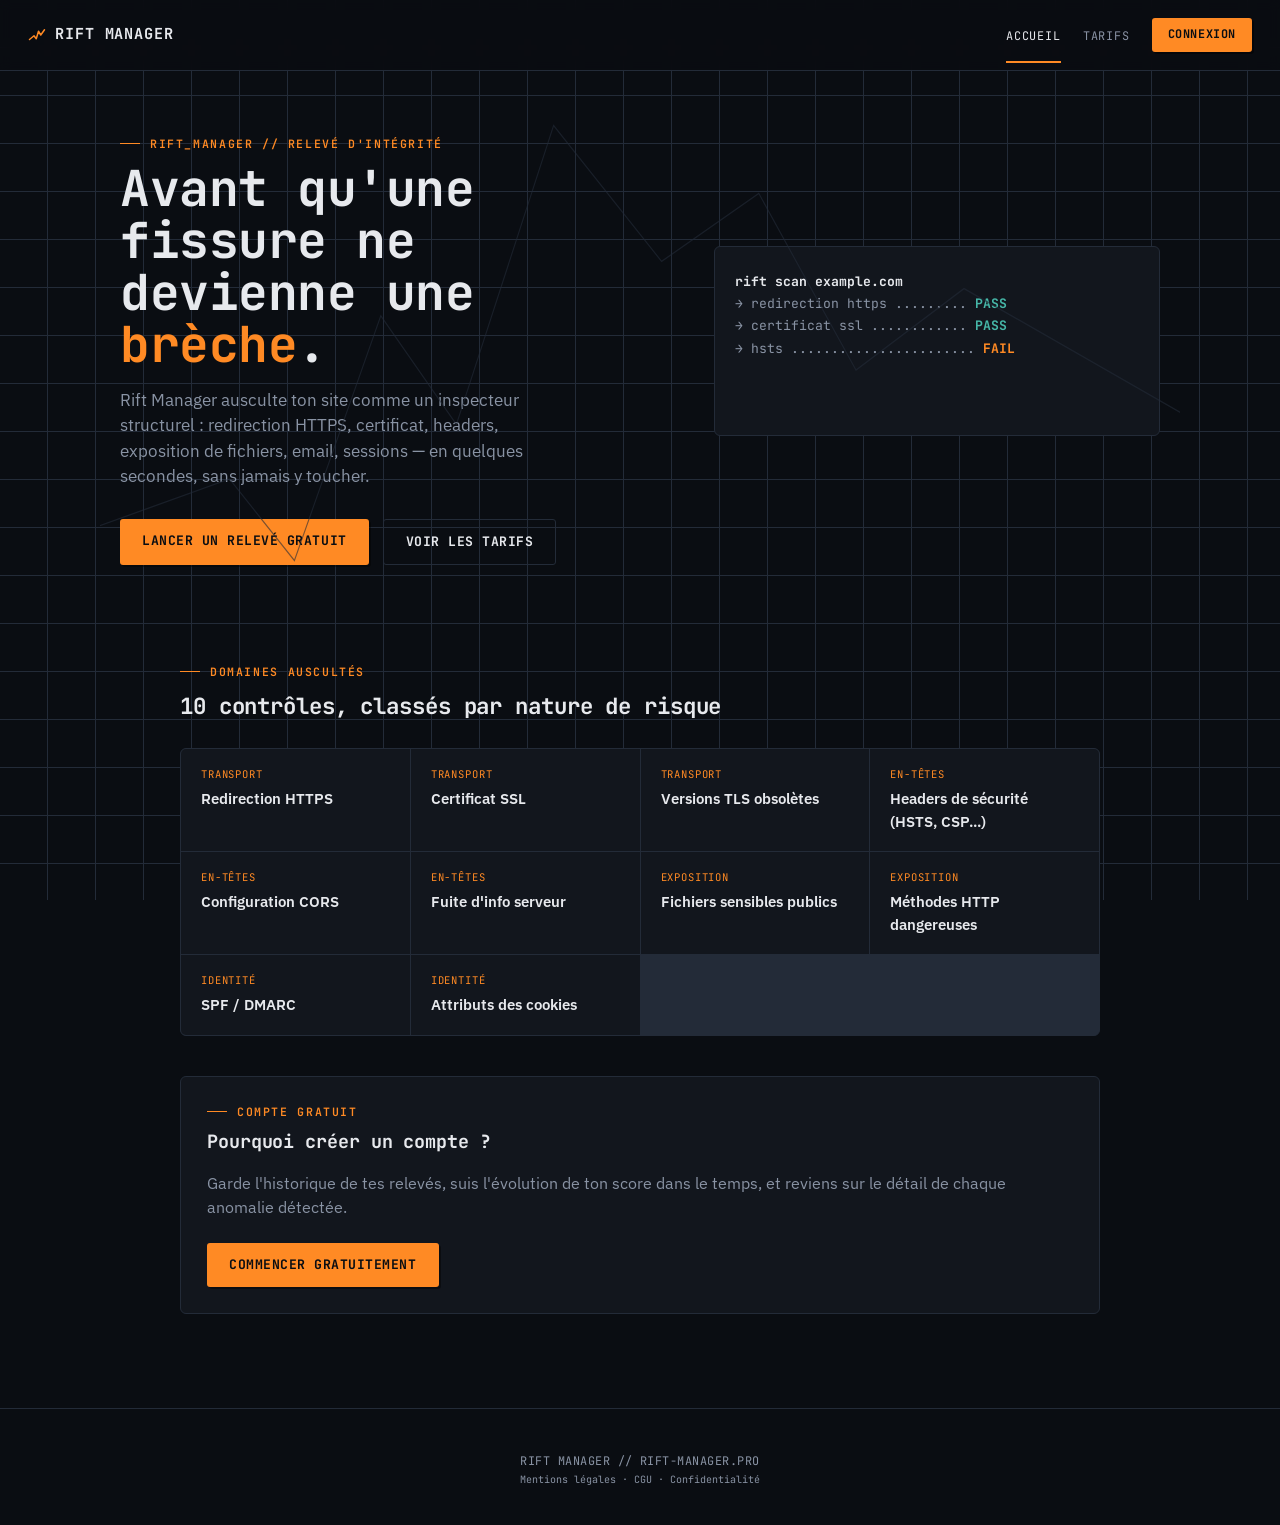
<file: frontend/index.html>
<!DOCTYPE html>
<html lang="fr">
<head>
<meta charset="UTF-8">
<meta name="viewport" content="width=device-width, initial-scale=1.0">
<title>Rift Manager — Relevé d'intégrité pour ton site</title>
<link rel="preconnect" href="https://fonts.googleapis.com">
<link rel="preconnect" href="https://fonts.gstatic.com" crossorigin>
<link href="https://fonts.googleapis.com/css2?family=IBM+Plex+Sans:wght@400;500;600;700&family=JetBrains+Mono:wght@400;500;700;800&display=swap" rel="stylesheet">
<link rel="stylesheet" href="css/style.css">
</head>
<body>

<div id="navbar-placeholder"></div>

<div class="hero">
  <svg class="fault-line" viewBox="0 0 1000 400" preserveAspectRatio="none">
    <path d="M-20,340 L120,300 L180,360 L260,180 L330,260 L420,40 L520,140 L610,90 L700,220 L800,160 L1020,260" />
  </svg>

  <div class="hero-grid">
    <div>
      <p class="eyebrow">RIFT_MANAGER // RELEVÉ D'INTÉGRITÉ</p>
      <h1>Avant qu'une fissure ne devienne une <span class="accent">brèche</span>.</h1>
      <p class="subtitle">
        Rift Manager ausculte ton site comme un inspecteur structurel : redirection HTTPS,
        certificat, headers, exposition de fichiers, email, sessions — en quelques secondes,
        sans jamais y toucher.
      </p>
      <div class="cta-row">
        <a href="signup.html" class="btn">Lancer un relevé gratuit</a>
        <a href="pricing.html" class="btn btn-secondary">Voir les tarifs</a>
      </div>
    </div>

    <div>
      <div class="terminal" id="bootTerminal"></div>
      <div id="demoGauge" style="margin-top:18px;"></div>
    </div>
  </div>
</div>

<div class="page">
  <p class="eyebrow">DOMAINES AUSCULTÉS</p>
  <h2 style="font-size:1.4rem;">10 contrôles, classés par nature de risque</h2>

  <div class="check-grid">
    <div class="check-grid-item">
      <span class="tag">Transport</span>
      <div class="name">Redirection HTTPS</div>
    </div>
    <div class="check-grid-item">
      <span class="tag">Transport</span>
      <div class="name">Certificat SSL</div>
    </div>
    <div class="check-grid-item">
      <span class="tag">Transport</span>
      <div class="name">Versions TLS obsolètes</div>
    </div>
    <div class="check-grid-item">
      <span class="tag">En-têtes</span>
      <div class="name">Headers de sécurité (HSTS, CSP...)</div>
    </div>
    <div class="check-grid-item">
      <span class="tag">En-têtes</span>
      <div class="name">Configuration CORS</div>
    </div>
    <div class="check-grid-item">
      <span class="tag">En-têtes</span>
      <div class="name">Fuite d'info serveur</div>
    </div>
    <div class="check-grid-item">
      <span class="tag">Exposition</span>
      <div class="name">Fichiers sensibles publics</div>
    </div>
    <div class="check-grid-item">
      <span class="tag">Exposition</span>
      <div class="name">Méthodes HTTP dangereuses</div>
    </div>
    <div class="check-grid-item">
      <span class="tag">Identité</span>
      <div class="name">SPF / DMARC</div>
    </div>
    <div class="check-grid-item">
      <span class="tag">Identité</span>
      <div class="name">Attributs des cookies</div>
    </div>
  </div>

  <div class="card" style="margin-top:40px;">
    <p class="eyebrow" style="margin-bottom:8px;">COMPTE GRATUIT</p>
    <h2>Pourquoi créer un compte ?</h2>
    <p style="color:var(--muted);">
      Garde l'historique de tes relevés, suis l'évolution de ton score dans le temps, et reviens
      sur le détail de chaque anomalie détectée.
    </p>
    <a href="signup.html" class="btn" style="margin-top:8px;">Commencer gratuitement</a>
  </div>
</div>

<script src="js/app.js"></script>
<script>
// ---------- Séquence de démonstration (terminal + cadran) ----------

const DEMO_LINES = [
  { text: "rift scan example.com", type: "cmd" },
  { text: "→ redirection https ......... ", result: "PASS" },
  { text: "→ certificat ssl ............ ", result: "PASS" },
  { text: "→ hsts ....................... ", result: "FAIL" },
  { text: "→ content-security-policy .... ", result: "FAIL" },
  { text: "→ fichiers sensibles ......... ", result: "PASS" },
  { text: "→ spf / dmarc ................ ", result: "PASS" },
  { text: "→ cookies .................... ", result: "PASS" },
  { text: "→ tls obsolète ............... ", result: "PASS" },
  { text: "rapport prêt — score 78/100", type: "cmd" },
];

function runBootSequence() {
  const term = document.getElementById("bootTerminal");
  const gaugeBox = document.getElementById("demoGauge");
  const reduced = window.matchMedia("(prefers-reduced-motion: reduce)").matches;

  if (reduced) {
    term.innerHTML = DEMO_LINES.map(renderLine).join("");
    gaugeBox.innerHTML = buildScoreCard("example.com", 78, "B", null);
    return;
  }

  let i = 0;
  term.innerHTML = "";
  const interval = setInterval(() => {
    if (i >= DEMO_LINES.length) {
      clearInterval(interval);
      gaugeBox.innerHTML = buildScoreCard("example.com", 78, "B", null);
      return;
    }
    term.innerHTML += renderLine(DEMO_LINES[i]);
    term.scrollTop = term.scrollHeight;
    i++;
  }, 320);
}

function renderLine(line) {
  if (line.type === "cmd") {
    return `<div class="t-line" style="color:var(--text); font-weight:700; margin-top:6px;">${escapeHtml(line.text)}</div>`;
  }
  const cls = line.result === "PASS" ? "ok" : "ko";
  return `<div class="t-line">${escapeHtml(line.text)}<span class="${cls}">${line.result}</span></div>`;
}

runBootSequence();
</script>

</body>
</html>
</file>
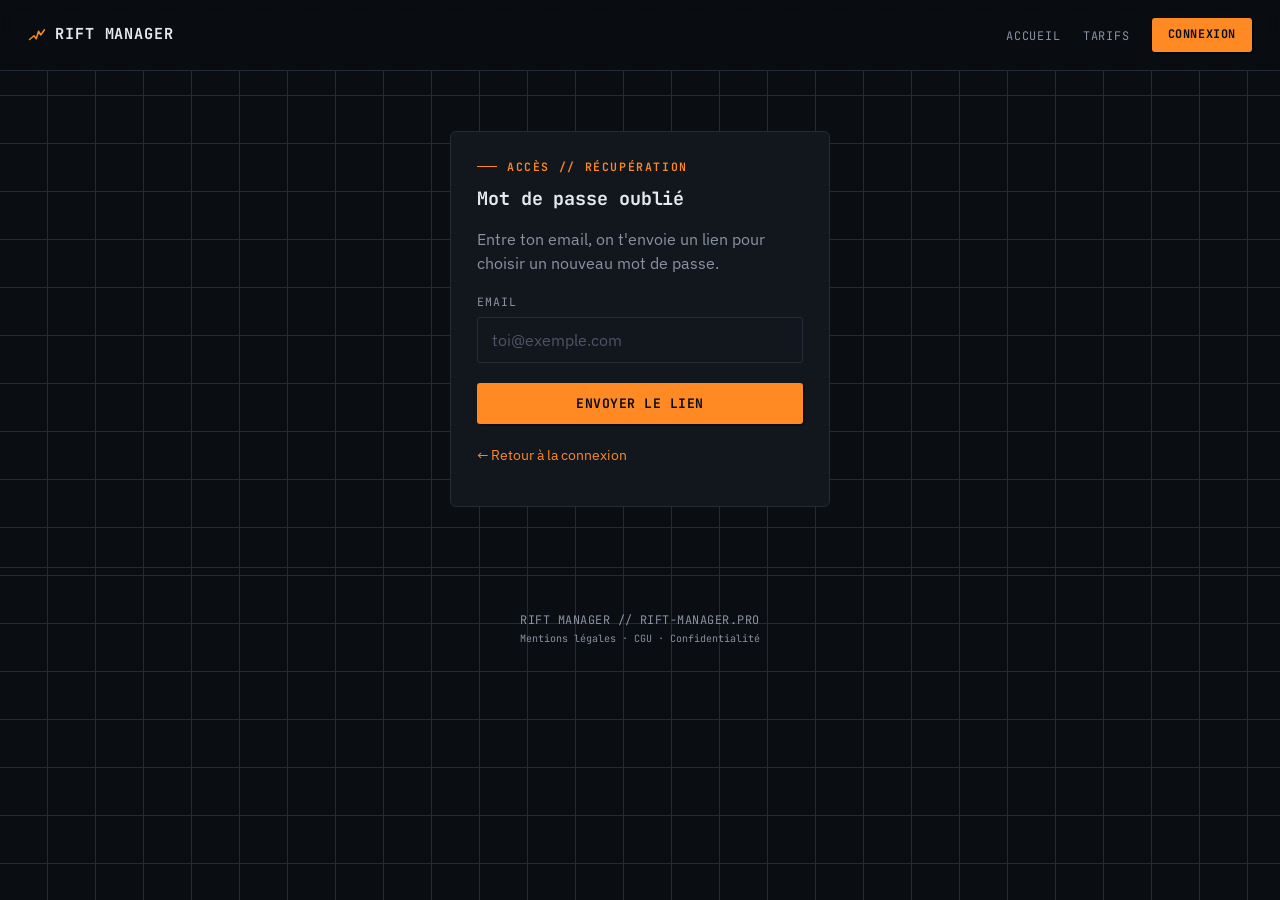
<file: frontend/forgot-password.html>
<!DOCTYPE html>
<html lang="fr">
<head>
<meta charset="UTF-8">
<meta name="viewport" content="width=device-width, initial-scale=1.0">
<title>Mot de passe oublié — Rift Manager</title>
<link rel="preconnect" href="https://fonts.googleapis.com">
<link rel="preconnect" href="https://fonts.gstatic.com" crossorigin>
<link href="https://fonts.googleapis.com/css2?family=IBM+Plex+Sans:wght@400;500;600;700&family=JetBrains+Mono:wght@400;500;700;800&display=swap" rel="stylesheet">
<link rel="stylesheet" href="css/style.css">
</head>
<body>

<div id="navbar-placeholder"></div>

<div class="page-center">
  <div class="card">
    <p class="eyebrow">ACCÈS // RÉCUPÉRATION</p>
    <h2>Mot de passe oublié</h2>
    <p style="color:var(--muted); margin-top:0;">
      Entre ton email, on t'envoie un lien pour choisir un nouveau mot de passe.
    </p>

    <form id="forgotForm">
      <label for="email">Email</label>
      <input type="email" id="email" required placeholder="toi@exemple.com" />

      <button type="submit" class="btn-block" style="margin-top:20px;">Envoyer le lien</button>
      <div class="form-error" id="errorMsg"></div>
      <div class="form-success" id="successMsg"></div>
    </form>

    <p style="margin-top:20px; color:var(--muted); font-size:0.9rem;">
      <a href="login.html">← Retour à la connexion</a>
    </p>
  </div>
</div>

<script src="js/app.js"></script>
<script>
document.getElementById("forgotForm").addEventListener("submit", async (e) => {
  e.preventDefault();
  const email = document.getElementById("email").value.trim();
  const errorMsg = document.getElementById("errorMsg");
  const successMsg = document.getElementById("successMsg");
  const btn = e.target.querySelector("button");

  errorMsg.style.display = "none";
  successMsg.style.display = "none";
  btn.disabled = true;

  try {
    const resp = await fetch(API_BASE + "/auth/forgot-password", {
      method: "POST",
      headers: { "Content-Type": "application/json" },
      body: JSON.stringify({ email })
    });

    const data = await resp.json();
    if (!resp.ok) throw new Error(data.detail || "Une erreur est survenue");

    successMsg.textContent = data.detail;
    successMsg.style.display = "block";
    e.target.reset();
  } catch (err) {
    errorMsg.textContent = err.message;
    errorMsg.style.display = "block";
  } finally {
    btn.disabled = false;
  }
});
</script>

</body>
</html>
</file>
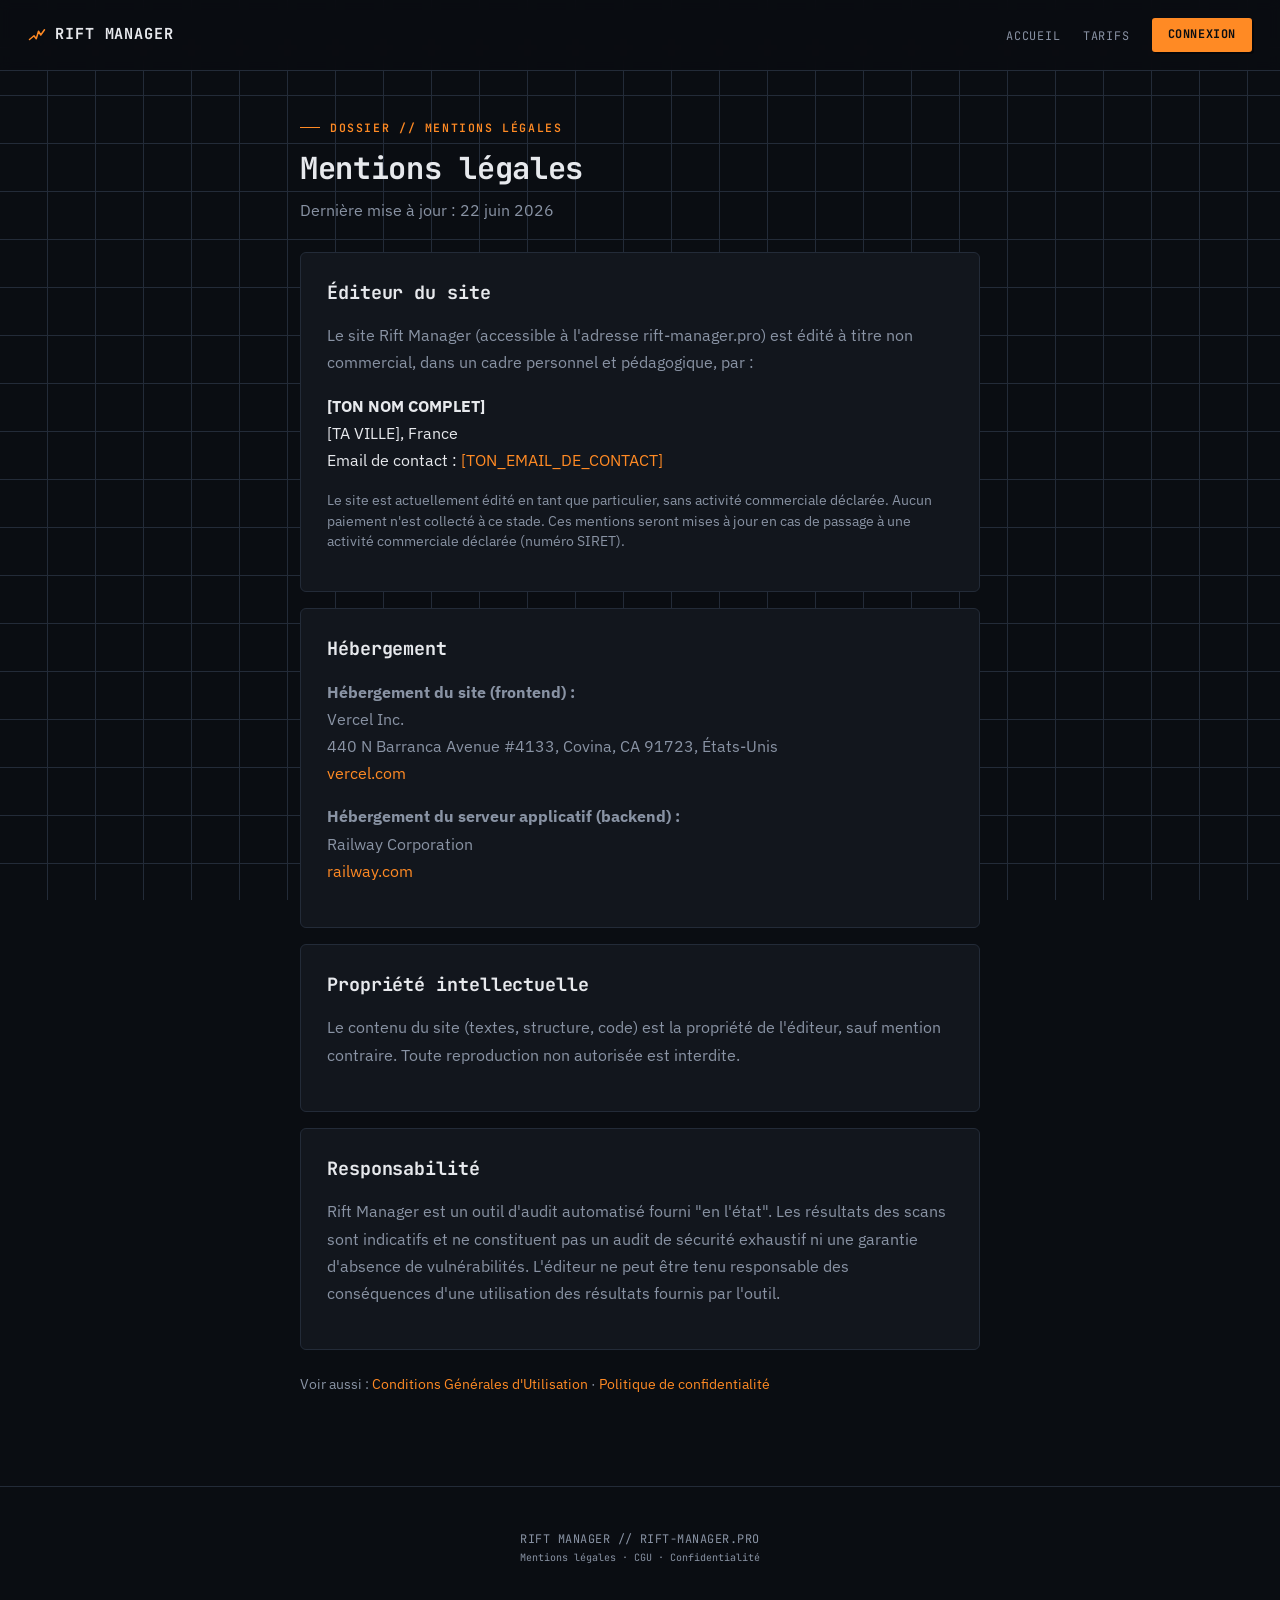
<file: frontend/legal.html>
<!DOCTYPE html>
<html lang="fr">
<head>
<meta charset="UTF-8">
<meta name="viewport" content="width=device-width, initial-scale=1.0">
<title>Mentions légales — Rift Manager</title>
<link rel="preconnect" href="https://fonts.googleapis.com">
<link rel="preconnect" href="https://fonts.gstatic.com" crossorigin>
<link href="https://fonts.googleapis.com/css2?family=IBM+Plex+Sans:wght@400;500;600;700&family=JetBrains+Mono:wght@400;500;700;800&display=swap" rel="stylesheet">
<link rel="stylesheet" href="css/style.css">
</head>
<body>

<div id="navbar-placeholder"></div>

<div class="page" style="max-width:720px;">
  <p class="eyebrow">DOSSIER // MENTIONS LÉGALES</p>
  <h1>Mentions légales</h1>
  <p class="subtitle">Dernière mise à jour : 22 juin 2026</p>

  <div class="card">
    <h2>Éditeur du site</h2>
    <p style="color:var(--muted); line-height:1.7;">
      Le site Rift Manager (accessible à l'adresse rift-manager.pro) est édité à titre non
      commercial, dans un cadre personnel et pédagogique, par :
    </p>
    <p style="color:var(--text); line-height:1.7;">
      <strong>[TON NOM COMPLET]</strong><br>
      [TA VILLE], France<br>
      Email de contact : <a href="mailto:[TON_EMAIL_DE_CONTACT]">[TON_EMAIL_DE_CONTACT]</a>
    </p>
    <p style="color:var(--muted); font-size:0.85rem; margin-top:16px;">
      Le site est actuellement édité en tant que particulier, sans activité commerciale déclarée.
      Aucun paiement n'est collecté à ce stade. Ces mentions seront mises à jour en cas de passage
      à une activité commerciale déclarée (numéro SIRET).
    </p>
  </div>

  <div class="card">
    <h2>Hébergement</h2>
    <p style="color:var(--muted); line-height:1.7;">
      <strong>Hébergement du site (frontend) :</strong><br>
      Vercel Inc.<br>
      440 N Barranca Avenue #4133, Covina, CA 91723, États-Unis<br>
      <a href="https://vercel.com" target="_blank" rel="noopener">vercel.com</a>
    </p>
    <p style="color:var(--muted); line-height:1.7; margin-top:16px;">
      <strong>Hébergement du serveur applicatif (backend) :</strong><br>
      Railway Corporation<br>
      <a href="https://railway.com" target="_blank" rel="noopener">railway.com</a>
    </p>
  </div>

  <div class="card">
    <h2>Propriété intellectuelle</h2>
    <p style="color:var(--muted); line-height:1.7;">
      Le contenu du site (textes, structure, code) est la propriété de l'éditeur, sauf mention
      contraire. Toute reproduction non autorisée est interdite.
    </p>
  </div>

  <div class="card">
    <h2>Responsabilité</h2>
    <p style="color:var(--muted); line-height:1.7;">
      Rift Manager est un outil d'audit automatisé fourni "en l'état". Les résultats des scans
      sont indicatifs et ne constituent pas un audit de sécurité exhaustif ni une garantie
      d'absence de vulnérabilités. L'éditeur ne peut être tenu responsable des conséquences
      d'une utilisation des résultats fournis par l'outil.
    </p>
  </div>

  <p style="color:var(--muted); font-size:0.85rem; margin-top:24px;">
    Voir aussi : <a href="terms.html">Conditions Générales d'Utilisation</a> ·
    <a href="privacy.html">Politique de confidentialité</a>
  </p>
</div>



<script src="js/app.js"></script>
</body>
</html>
</file>
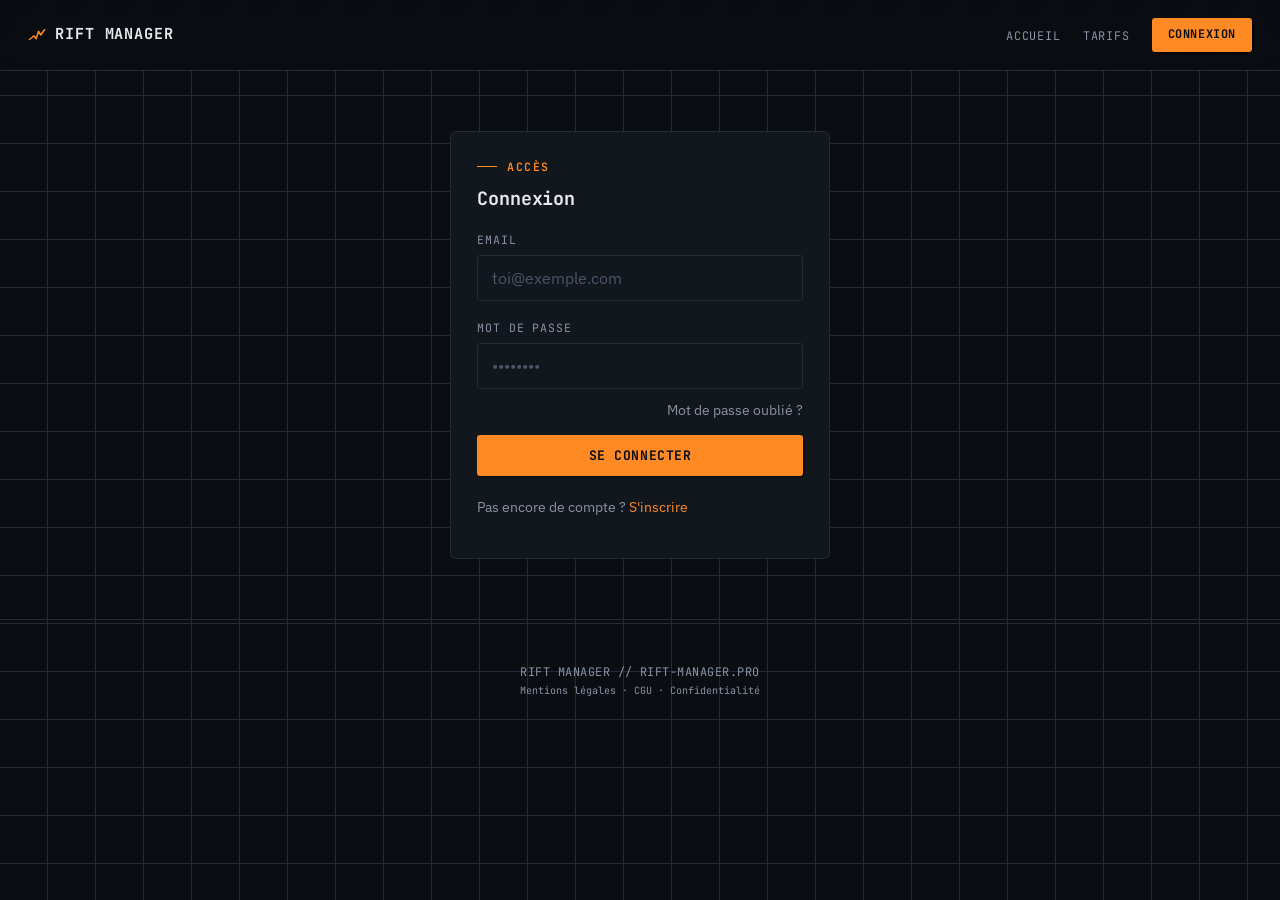
<file: frontend/login.html>
<!DOCTYPE html>
<html lang="fr">
<head>
<meta charset="UTF-8">
<meta name="viewport" content="width=device-width, initial-scale=1.0">
<title>Connexion — Rift Manager</title>
<link rel="preconnect" href="https://fonts.googleapis.com">
<link rel="preconnect" href="https://fonts.gstatic.com" crossorigin>
<link href="https://fonts.googleapis.com/css2?family=IBM+Plex+Sans:wght@400;500;600;700&family=JetBrains+Mono:wght@400;500;700;800&display=swap" rel="stylesheet">
<link rel="stylesheet" href="css/style.css">
</head>
<body>

<div id="navbar-placeholder"></div>

<div class="page-center">
  <div class="card">
    <p class="eyebrow">ACCÈS</p>
    <h2>Connexion</h2>

    <form id="loginForm">
      <label for="email">Email</label>
      <input type="email" id="email" required placeholder="toi@exemple.com" />

      <label for="password">Mot de passe</label>
      <input type="password" id="password" required placeholder="••••••••" />

      <p style="text-align:right; margin:8px 0 0 0;">
        <a href="forgot-password.html" style="font-size:0.85rem; color:var(--muted);">Mot de passe oublié ?</a>
      </p>

      <button type="submit" class="btn-block" style="margin-top:14px;">Se connecter</button>
      <div class="form-error" id="errorMsg"></div>
    </form>

    <p style="margin-top:20px; color:var(--muted); font-size:0.9rem;">
      Pas encore de compte ? <a href="signup.html">S'inscrire</a>
    </p>
  </div>
</div>

<script src="js/app.js"></script>
<script>
document.getElementById("loginForm").addEventListener("submit", async (e) => {
  e.preventDefault();
  const email = document.getElementById("email").value.trim();
  const password = document.getElementById("password").value;
  const errorMsg = document.getElementById("errorMsg");
  const btn = e.target.querySelector("button");

  errorMsg.style.display = "none";
  btn.disabled = true;

  try {
    const resp = await fetch(API_BASE + "/auth/login", {
      method: "POST",
      headers: { "Content-Type": "application/json" },
      body: JSON.stringify({ email, password })
    });

    const data = await resp.json();
    if (!resp.ok) throw new Error(data.detail || "Erreur de connexion");

    setToken(data.access_token);
    window.location.href = "dashboard.html";
  } catch (err) {
    errorMsg.textContent = err.message;
    errorMsg.style.display = "block";
  } finally {
    btn.disabled = false;
  }
});
</script>

</body>
</html>
</file>
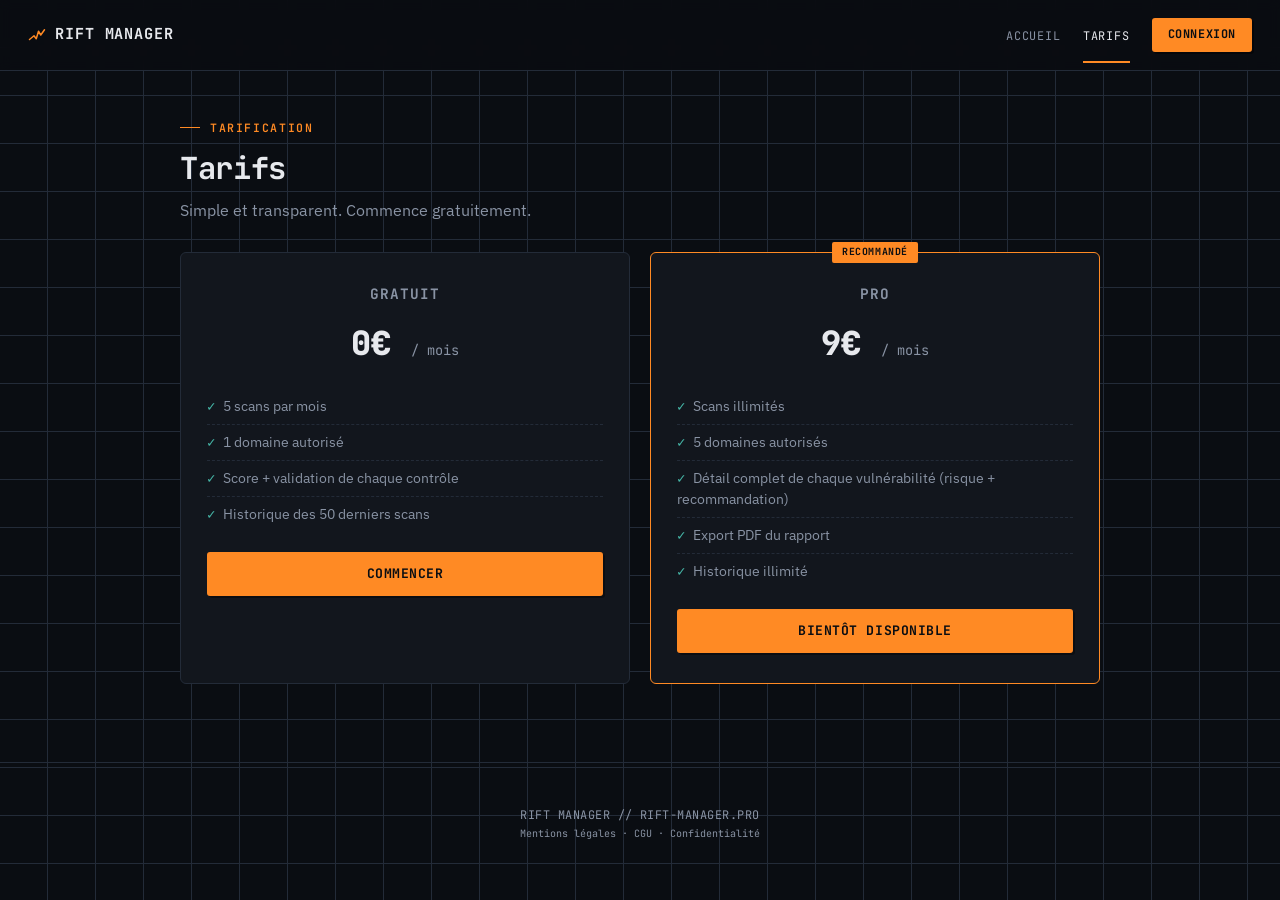
<file: frontend/pricing.html>
<!DOCTYPE html>
<html lang="fr">
<head>
<meta charset="UTF-8">
<meta name="viewport" content="width=device-width, initial-scale=1.0">
<title>Tarifs — Rift Manager</title>
<link rel="preconnect" href="https://fonts.googleapis.com">
<link rel="preconnect" href="https://fonts.gstatic.com" crossorigin>
<link href="https://fonts.googleapis.com/css2?family=IBM+Plex+Sans:wght@400;500;600;700&family=JetBrains+Mono:wght@400;500;700;800&display=swap" rel="stylesheet">
<link rel="stylesheet" href="css/style.css">
</head>
<body>

<div id="navbar-placeholder"></div>

<div class="page">
  <p class="eyebrow">TARIFICATION</p>
  <h1>Tarifs</h1>
  <p class="subtitle">Simple et transparent. Commence gratuitement.</p>

  <div class="pricing-grid">
    <div class="pricing-card">
      <div class="pricing-plan">Gratuit</div>
      <div class="pricing-price">0€ <span>/ mois</span></div>
      <ul class="pricing-features">
        <li>5 scans par mois</li>
        <li>1 domaine autorisé</li>
        <li>Score + validation de chaque contrôle</li>
        <li>Historique des 50 derniers scans</li>
      </ul>
      <a href="signup.html" class="btn btn-block">Commencer</a>
    </div>

    <div class="pricing-card highlighted">
      <div class="pricing-plan">Pro</div>
      <div class="pricing-price">9€ <span>/ mois</span></div>
      <ul class="pricing-features">
        <li>Scans illimités</li>
        <li>5 domaines autorisés</li>
        <li>Détail complet de chaque vulnérabilité (risque + recommandation)</li>
        <li>Export PDF du rapport</li>
        <li>Historique illimité</li>
      </ul>
      <a href="signup.html" class="btn btn-block">Bientôt disponible</a>
    </div>
  </div>
</div>



<script src="js/app.js"></script>
</body>
</html>
</file>
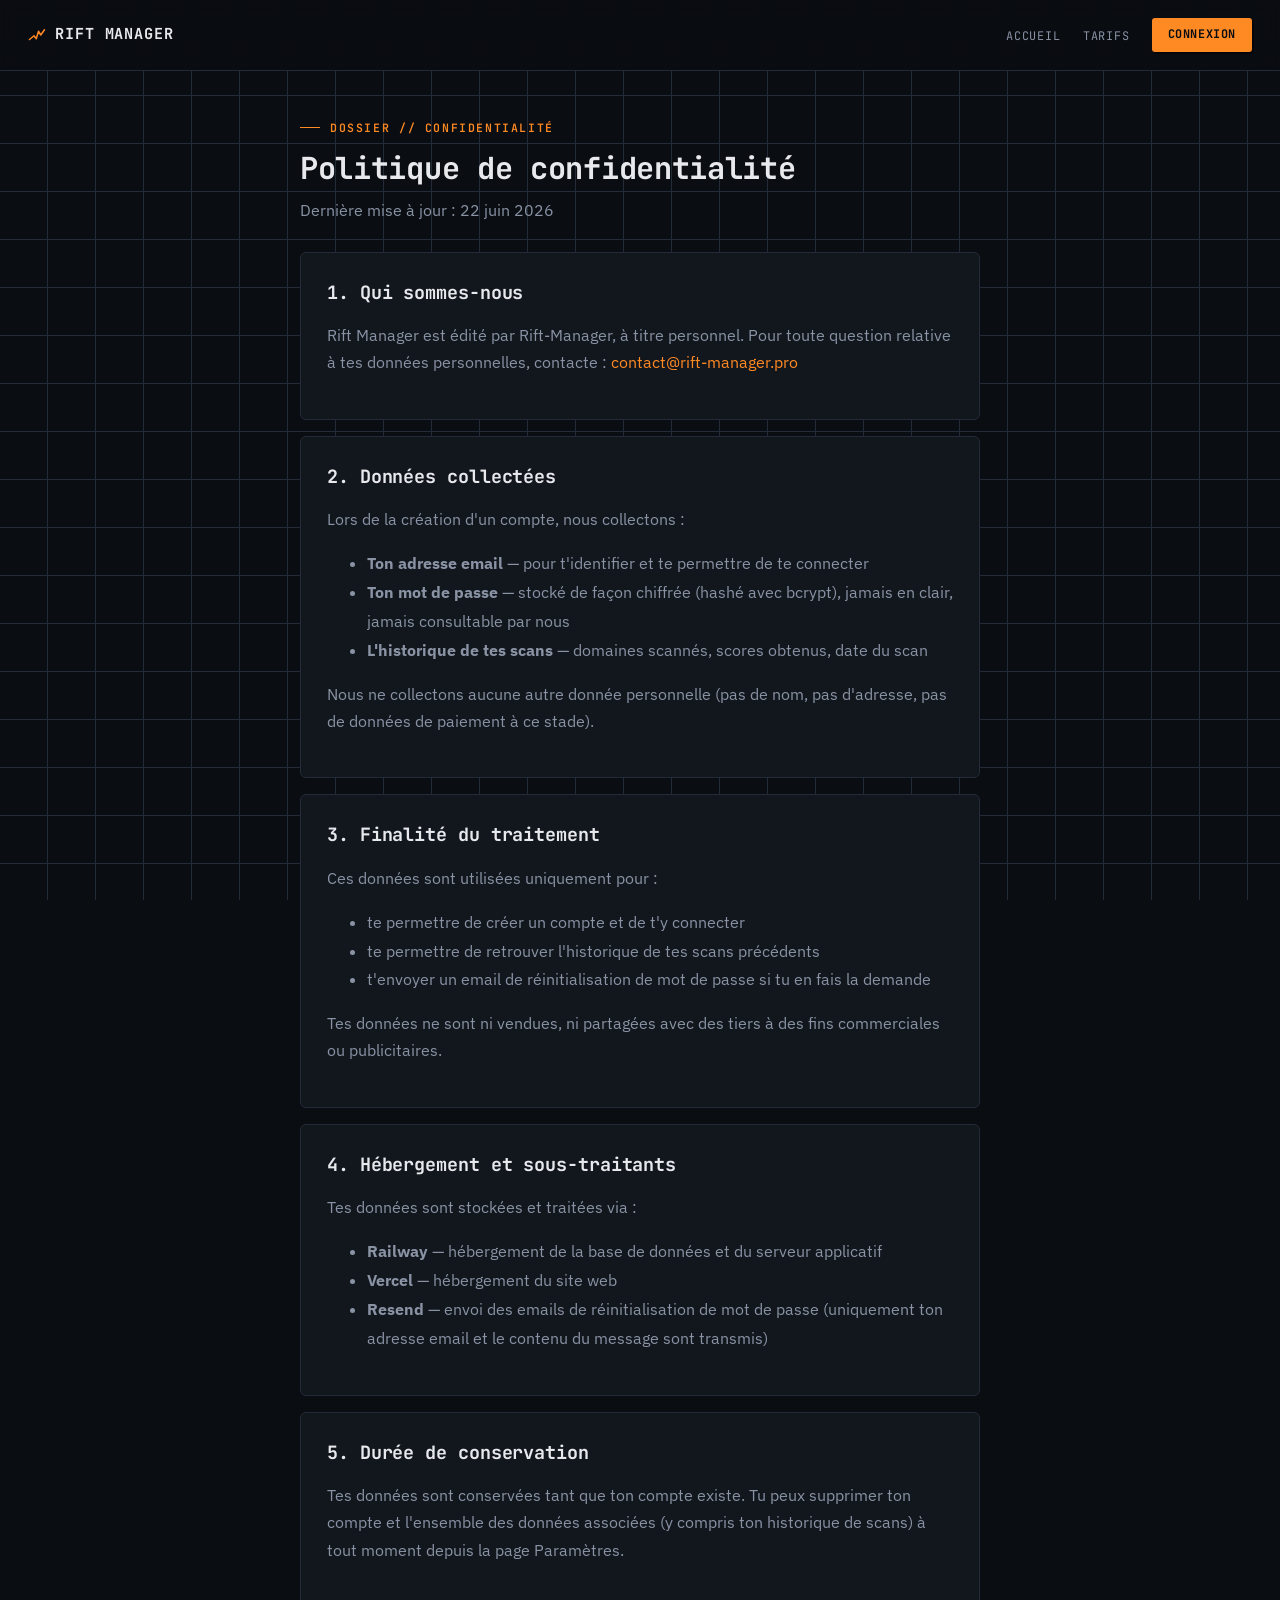
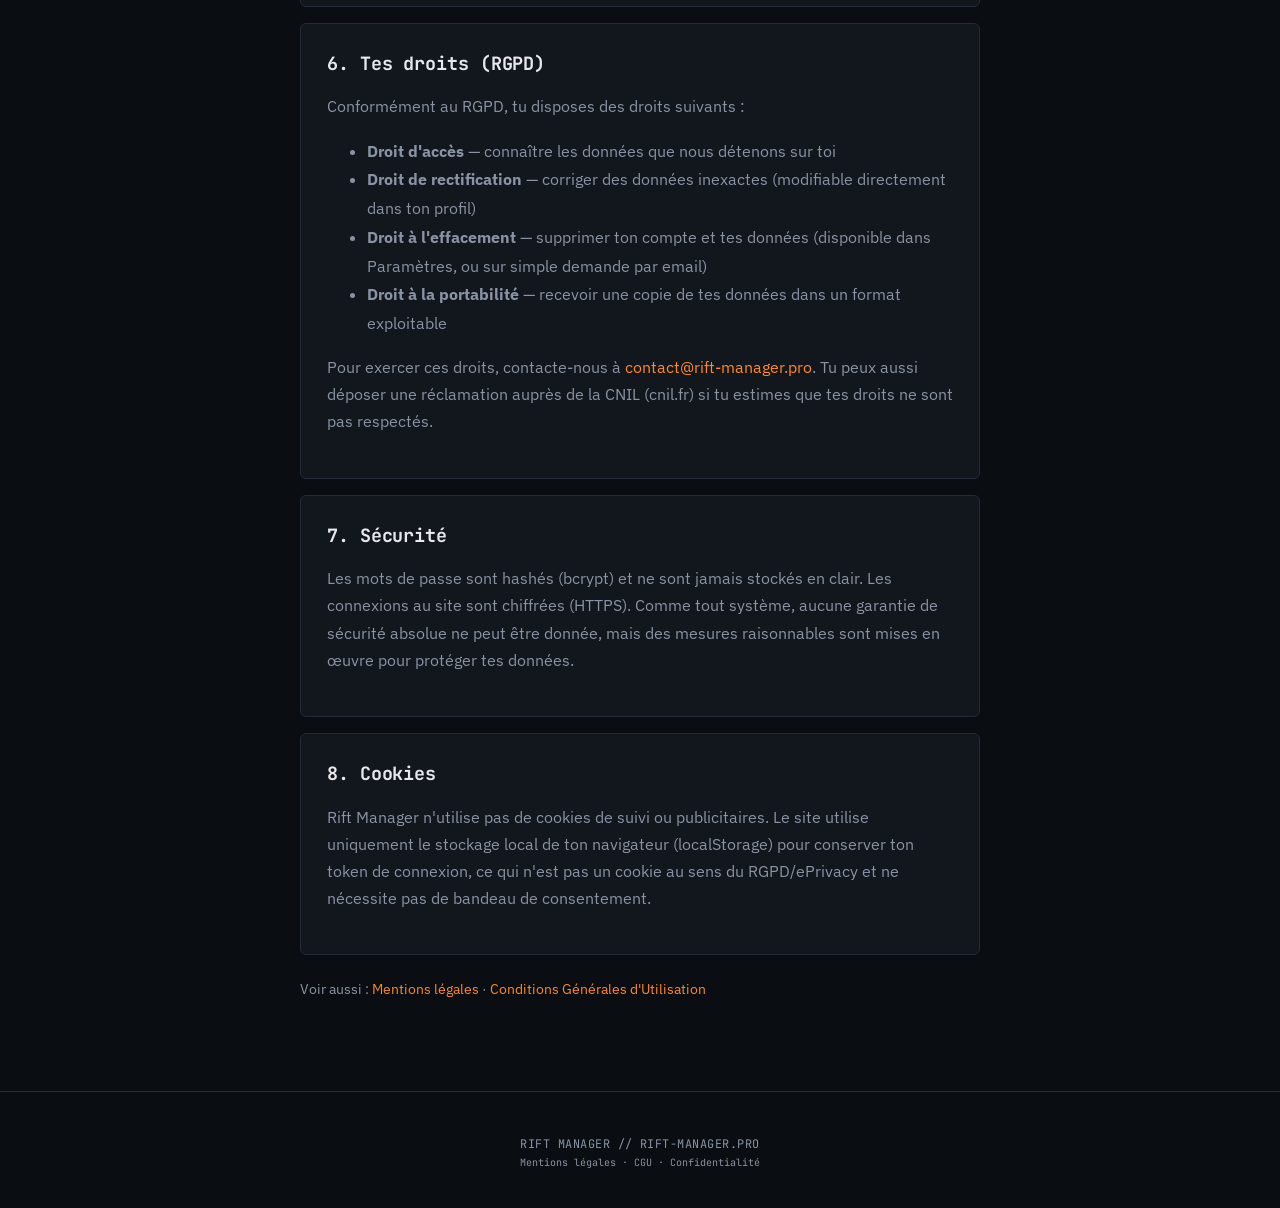
<file: frontend/privacy.html>
<!DOCTYPE html>
<html lang="fr">
<head>
<meta charset="UTF-8">
<meta name="viewport" content="width=device-width, initial-scale=1.0">
<title>Politique de confidentialité — Rift Manager</title>
<link rel="preconnect" href="https://fonts.googleapis.com">
<link rel="preconnect" href="https://fonts.gstatic.com" crossorigin>
<link href="https://fonts.googleapis.com/css2?family=IBM+Plex+Sans:wght@400;500;600;700&family=JetBrains+Mono:wght@400;500;700;800&display=swap" rel="stylesheet">
<link rel="stylesheet" href="css/style.css">
</head>
<body>

<div id="navbar-placeholder"></div>

<div class="page" style="max-width:720px;">
  <p class="eyebrow">DOSSIER // CONFIDENTIALITÉ</p>
  <h1>Politique de confidentialité</h1>
  <p class="subtitle">Dernière mise à jour : 22 juin 2026</p>

  <div class="card">
    <h2>1. Qui sommes-nous</h2>
    <p style="color:var(--muted); line-height:1.7;">
      Rift Manager est édité par Rift-Manager, à titre personnel. Pour toute question
      relative à tes données personnelles, contacte :
      <a href="mailto:contact@rift-manager.pro">contact@rift-manager.pro</a>
    </p>
  </div>

  <div class="card">
    <h2>2. Données collectées</h2>
    <p style="color:var(--muted); line-height:1.7;">Lors de la création d'un compte, nous collectons :</p>
    <ul style="color:var(--muted); line-height:1.8;">
      <li><strong>Ton adresse email</strong> — pour t'identifier et te permettre de te connecter</li>
      <li><strong>Ton mot de passe</strong> — stocké de façon chiffrée (hashé avec bcrypt), jamais en clair, jamais consultable par nous</li>
      <li><strong>L'historique de tes scans</strong> — domaines scannés, scores obtenus, date du scan</li>
    </ul>
    <p style="color:var(--muted); line-height:1.7;">
      Nous ne collectons aucune autre donnée personnelle (pas de nom, pas d'adresse, pas de
      données de paiement à ce stade).
    </p>
  </div>

  <div class="card">
    <h2>3. Finalité du traitement</h2>
    <p style="color:var(--muted); line-height:1.7;">Ces données sont utilisées uniquement pour :</p>
    <ul style="color:var(--muted); line-height:1.8;">
      <li>te permettre de créer un compte et de t'y connecter</li>
      <li>te permettre de retrouver l'historique de tes scans précédents</li>
      <li>t'envoyer un email de réinitialisation de mot de passe si tu en fais la demande</li>
    </ul>
    <p style="color:var(--muted); line-height:1.7;">
      Tes données ne sont ni vendues, ni partagées avec des tiers à des fins commerciales ou
      publicitaires.
    </p>
  </div>

  <div class="card">
    <h2>4. Hébergement et sous-traitants</h2>
    <p style="color:var(--muted); line-height:1.7;">Tes données sont stockées et traitées via :</p>
    <ul style="color:var(--muted); line-height:1.8;">
      <li><strong>Railway</strong> — hébergement de la base de données et du serveur applicatif</li>
      <li><strong>Vercel</strong> — hébergement du site web</li>
      <li><strong>Resend</strong> — envoi des emails de réinitialisation de mot de passe (uniquement ton adresse email et le contenu du message sont transmis)</li>
    </ul>
  </div>

  <div class="card">
    <h2>5. Durée de conservation</h2>
    <p style="color:var(--muted); line-height:1.7;">
      Tes données sont conservées tant que ton compte existe. Tu peux supprimer ton compte et
      l'ensemble des données associées (y compris ton historique de scans) à tout moment depuis
      la page Paramètres.
    </p>
  </div>

  <div class="card">
    <h2>6. Tes droits (RGPD)</h2>
    <p style="color:var(--muted); line-height:1.7;">Conformément au RGPD, tu disposes des droits suivants :</p>
    <ul style="color:var(--muted); line-height:1.8;">
      <li><strong>Droit d'accès</strong> — connaître les données que nous détenons sur toi</li>
      <li><strong>Droit de rectification</strong> — corriger des données inexactes (modifiable directement dans ton profil)</li>
      <li><strong>Droit à l'effacement</strong> — supprimer ton compte et tes données (disponible dans Paramètres, ou sur simple demande par email)</li>
      <li><strong>Droit à la portabilité</strong> — recevoir une copie de tes données dans un format exploitable</li>
    </ul>
    <p style="color:var(--muted); line-height:1.7;">
      Pour exercer ces droits, contacte-nous à
      <a href="mailto:contact@rift-manager.pro">contact@rift-manager.pro</a>.
      Tu peux aussi déposer une réclamation auprès de la CNIL (cnil.fr) si tu estimes que tes
      droits ne sont pas respectés.
    </p>
  </div>

  <div class="card">
    <h2>7. Sécurité</h2>
    <p style="color:var(--muted); line-height:1.7;">
      Les mots de passe sont hashés (bcrypt) et ne sont jamais stockés en clair. Les connexions
      au site sont chiffrées (HTTPS). Comme tout système, aucune garantie de sécurité absolue ne
      peut être donnée, mais des mesures raisonnables sont mises en œuvre pour protéger tes
      données.
    </p>
  </div>

  <div class="card">
    <h2>8. Cookies</h2>
    <p style="color:var(--muted); line-height:1.7;">
      Rift Manager n'utilise pas de cookies de suivi ou publicitaires. Le site utilise uniquement
      le stockage local de ton navigateur (localStorage) pour conserver ton token de connexion,
      ce qui n'est pas un cookie au sens du RGPD/ePrivacy et ne nécessite pas de bandeau de
      consentement.
    </p>
  </div>

  <p style="color:var(--muted); font-size:0.85rem; margin-top:24px;">
    Voir aussi : <a href="legal.html">Mentions légales</a> ·
    <a href="terms.html">Conditions Générales d'Utilisation</a>
  </p>
</div>



<script src="js/app.js"></script>
</body>
</html>
</file>
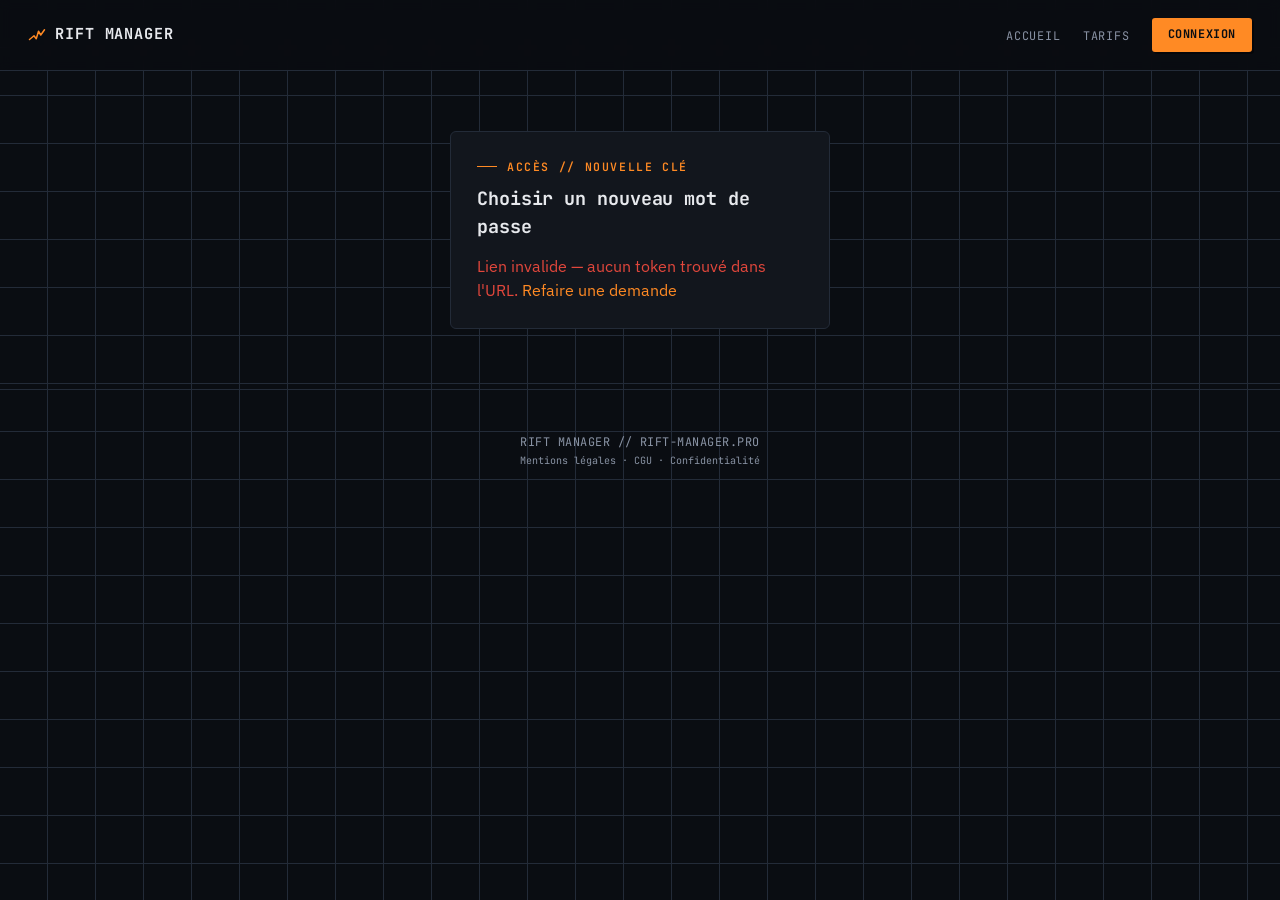
<file: frontend/reset-password.html>
<!DOCTYPE html>
<html lang="fr">
<head>
<meta charset="UTF-8">
<meta name="viewport" content="width=device-width, initial-scale=1.0">
<title>Réinitialiser le mot de passe — Rift Manager</title>
<link rel="preconnect" href="https://fonts.googleapis.com">
<link rel="preconnect" href="https://fonts.gstatic.com" crossorigin>
<link href="https://fonts.googleapis.com/css2?family=IBM+Plex+Sans:wght@400;500;600;700&family=JetBrains+Mono:wght@400;500;700;800&display=swap" rel="stylesheet">
<link rel="stylesheet" href="css/style.css">
</head>
<body>

<div id="navbar-placeholder"></div>

<div class="page-center">
  <div class="card">
    <p class="eyebrow">ACCÈS // NOUVELLE CLÉ</p>
    <h2>Choisir un nouveau mot de passe</h2>

    <div id="noTokenMsg" style="display:none; color:var(--red);">
      Lien invalide — aucun token trouvé dans l'URL.
      <a href="forgot-password.html">Refaire une demande</a>
    </div>

    <form id="resetForm">
      <label for="newPassword">Nouveau mot de passe</label>
      <input type="password" id="newPassword" required minlength="8" placeholder="8 caractères minimum" />

      <label for="confirmPassword">Confirmer le mot de passe</label>
      <input type="password" id="confirmPassword" required minlength="8" />

      <button type="submit" class="btn-block" style="margin-top:20px;">Réinitialiser le mot de passe</button>
      <div class="form-error" id="errorMsg"></div>
      <div class="form-success" id="successMsg"></div>
    </form>
  </div>
</div>

<script src="js/app.js"></script>
<script>
const params = new URLSearchParams(window.location.search);
const token = params.get("token");

if (!token) {
  document.getElementById("noTokenMsg").style.display = "block";
  document.getElementById("resetForm").style.display = "none";
}

document.getElementById("resetForm").addEventListener("submit", async (e) => {
  e.preventDefault();
  const newPassword = document.getElementById("newPassword").value;
  const confirmPassword = document.getElementById("confirmPassword").value;
  const errorMsg = document.getElementById("errorMsg");
  const successMsg = document.getElementById("successMsg");
  const btn = e.target.querySelector("button");

  errorMsg.style.display = "none";
  successMsg.style.display = "none";

  if (newPassword !== confirmPassword) {
    errorMsg.textContent = "Les deux mots de passe ne correspondent pas";
    errorMsg.style.display = "block";
    return;
  }

  btn.disabled = true;

  try {
    const resp = await fetch(API_BASE + "/auth/reset-password", {
      method: "POST",
      headers: { "Content-Type": "application/json" },
      body: JSON.stringify({ token, new_password: newPassword })
    });

    const data = await resp.json();
    if (!resp.ok) throw new Error(data.detail || "Une erreur est survenue");

    successMsg.textContent = "Mot de passe mis à jour ! Redirection vers la connexion...";
    successMsg.style.display = "block";
    setTimeout(() => { window.location.href = "login.html"; }, 2000);
  } catch (err) {
    errorMsg.textContent = err.message;
    errorMsg.style.display = "block";
  } finally {
    btn.disabled = false;
  }
});
</script>

</body>
</html>
</file>
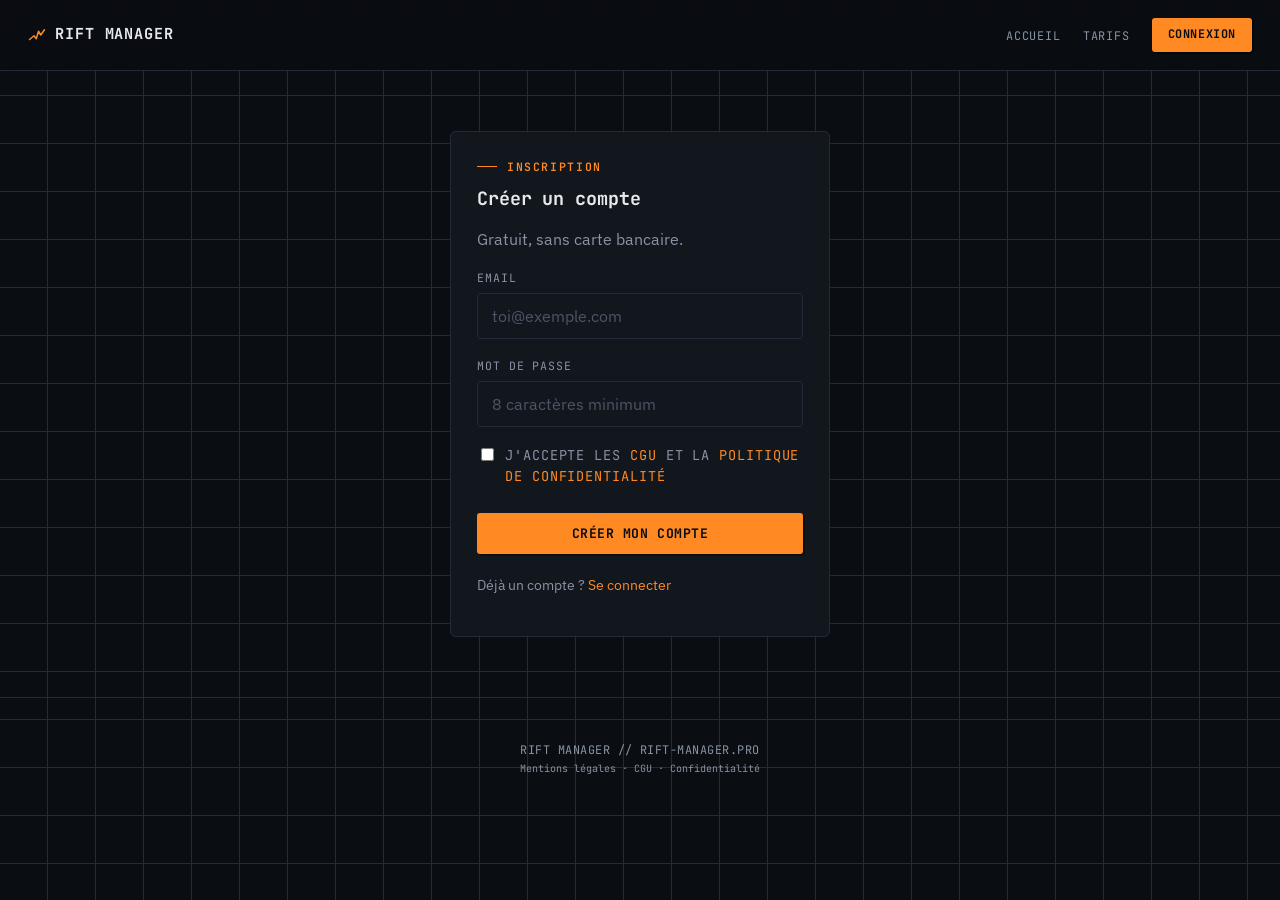
<file: frontend/signup.html>
<!DOCTYPE html>
<html lang="fr">
<head>
<meta charset="UTF-8">
<meta name="viewport" content="width=device-width, initial-scale=1.0">
<title>Inscription — Rift Manager</title>
<link rel="preconnect" href="https://fonts.googleapis.com">
<link rel="preconnect" href="https://fonts.gstatic.com" crossorigin>
<link href="https://fonts.googleapis.com/css2?family=IBM+Plex+Sans:wght@400;500;600;700&family=JetBrains+Mono:wght@400;500;700;800&display=swap" rel="stylesheet">
<link rel="stylesheet" href="css/style.css">
</head>
<body>

<div id="navbar-placeholder"></div>

<div class="page-center">
  <div class="card">
    <p class="eyebrow">INSCRIPTION</p>
    <h2>Créer un compte</h2>
    <p style="color:var(--muted); margin-top:0;">Gratuit, sans carte bancaire.</p>

    <form id="signupForm">
      <label for="email">Email</label>
      <input type="email" id="email" required placeholder="toi@exemple.com" />

      <label for="password">Mot de passe</label>
      <input type="password" id="password" required placeholder="8 caractères minimum" minlength="8" />

      <label style="display:flex; align-items:flex-start; gap:8px; margin-top:18px; cursor:pointer;">
        <input type="checkbox" id="acceptTerms" required style="width:auto; margin-top:3px;" />
        <span style="font-size:0.85rem; color:var(--muted);">
          J'accepte les <a href="terms.html" target="_blank">CGU</a> et la
          <a href="privacy.html" target="_blank">politique de confidentialité</a>
        </span>
      </label>

      <button type="submit" class="btn-block" style="margin-top:20px;">Créer mon compte</button>
      <div class="form-error" id="errorMsg"></div>
    </form>

    <p style="margin-top:20px; color:var(--muted); font-size:0.9rem;">
      Déjà un compte ? <a href="login.html">Se connecter</a>
    </p>
  </div>
</div>

<script src="js/app.js"></script>
<script>
document.getElementById("signupForm").addEventListener("submit", async (e) => {
  e.preventDefault();
  const email = document.getElementById("email").value.trim();
  const password = document.getElementById("password").value;
  const errorMsg = document.getElementById("errorMsg");
  const btn = e.target.querySelector("button");

  errorMsg.style.display = "none";
  btn.disabled = true;

  try {
    const resp = await fetch(API_BASE + "/auth/register", {
      method: "POST",
      headers: { "Content-Type": "application/json" },
      body: JSON.stringify({ email, password })
    });

    const data = await resp.json();
    if (!resp.ok) throw new Error(data.detail || "Erreur lors de l'inscription");

    setToken(data.access_token);
    window.location.href = "dashboard.html";
  } catch (err) {
    errorMsg.textContent = err.message;
    errorMsg.style.display = "block";
  } finally {
    btn.disabled = false;
  }
});
</script>

</body>
</html>
</file>
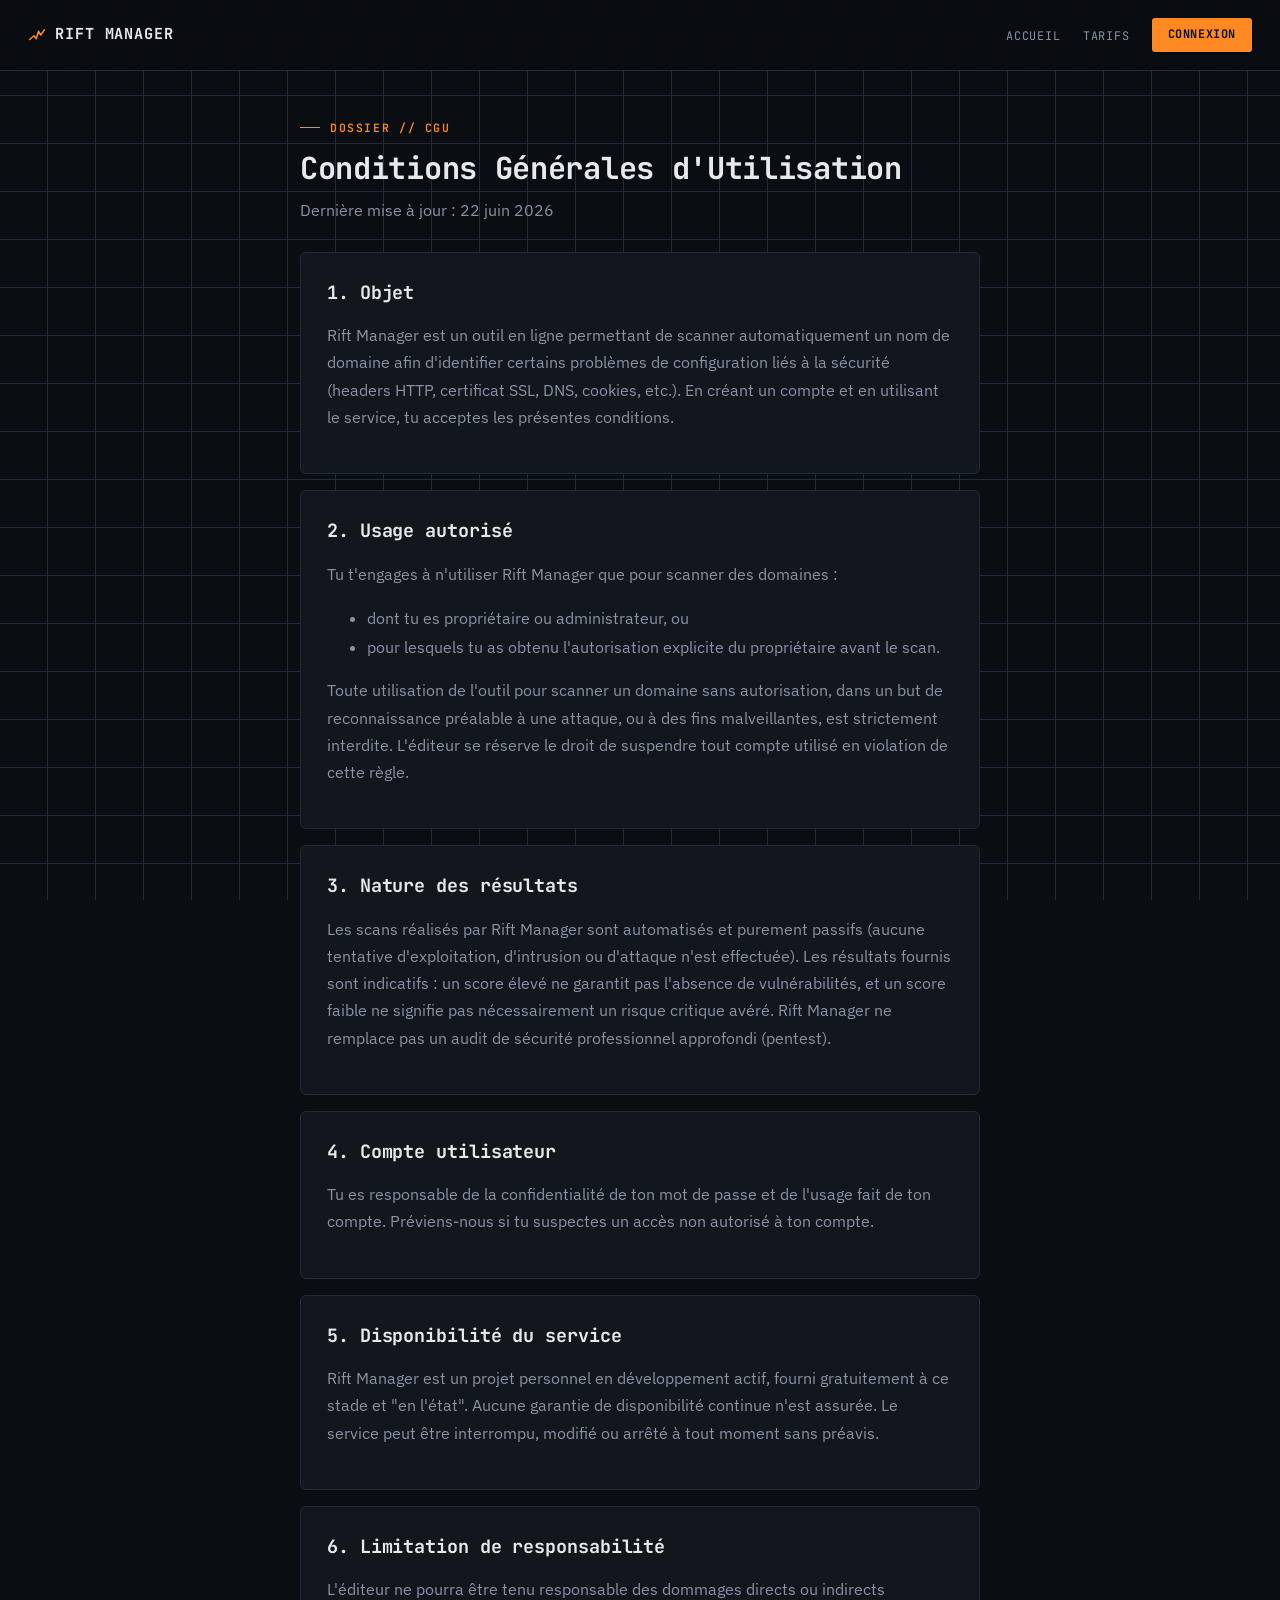
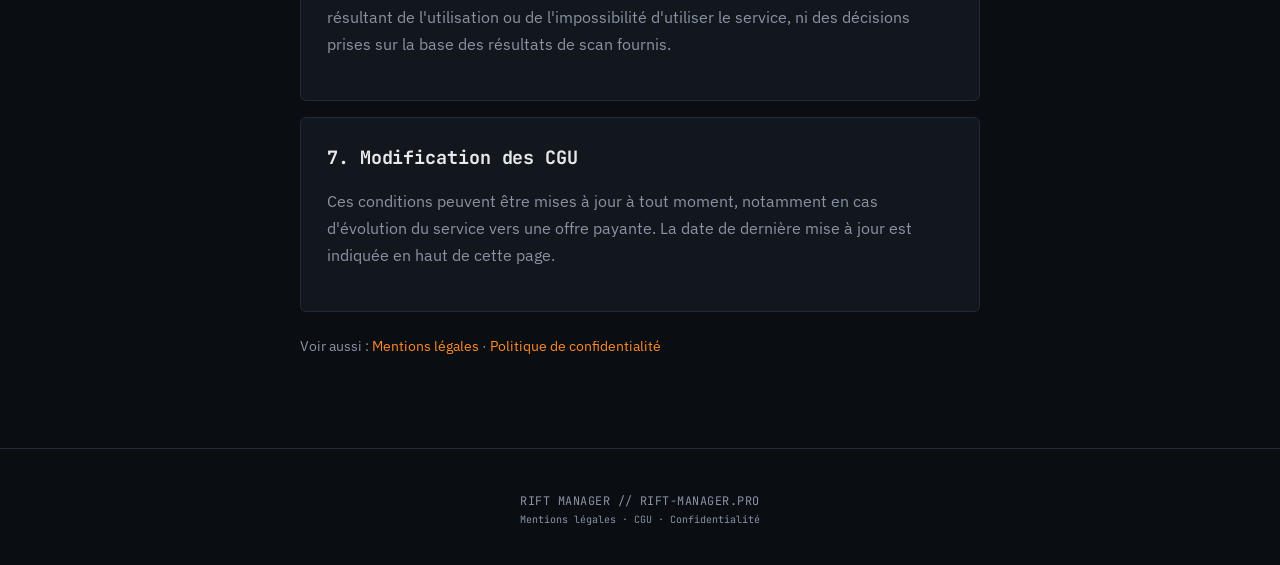
<file: frontend/terms.html>
<!DOCTYPE html>
<html lang="fr">
<head>
<meta charset="UTF-8">
<meta name="viewport" content="width=device-width, initial-scale=1.0">
<title>Conditions Générales d'Utilisation — Rift Manager</title>
<link rel="preconnect" href="https://fonts.googleapis.com">
<link rel="preconnect" href="https://fonts.gstatic.com" crossorigin>
<link href="https://fonts.googleapis.com/css2?family=IBM+Plex+Sans:wght@400;500;600;700&family=JetBrains+Mono:wght@400;500;700;800&display=swap" rel="stylesheet">
<link rel="stylesheet" href="css/style.css">
</head>
<body>

<div id="navbar-placeholder"></div>

<div class="page" style="max-width:720px;">
  <p class="eyebrow">DOSSIER // CGU</p>
  <h1>Conditions Générales d'Utilisation</h1>
  <p class="subtitle">Dernière mise à jour : 22 juin 2026</p>

  <div class="card">
    <h2>1. Objet</h2>
    <p style="color:var(--muted); line-height:1.7;">
      Rift Manager est un outil en ligne permettant de scanner automatiquement un nom de domaine
      afin d'identifier certains problèmes de configuration liés à la sécurité (headers HTTP,
      certificat SSL, DNS, cookies, etc.). En créant un compte et en utilisant le service, tu
      acceptes les présentes conditions.
    </p>
  </div>

  <div class="card">
    <h2>2. Usage autorisé</h2>
    <p style="color:var(--muted); line-height:1.7;">
      Tu t'engages à n'utiliser Rift Manager que pour scanner des domaines :
    </p>
    <ul style="color:var(--muted); line-height:1.8;">
      <li>dont tu es propriétaire ou administrateur, ou</li>
      <li>pour lesquels tu as obtenu l'autorisation explicite du propriétaire avant le scan.</li>
    </ul>
    <p style="color:var(--muted); line-height:1.7;">
      Toute utilisation de l'outil pour scanner un domaine sans autorisation, dans un but de
      reconnaissance préalable à une attaque, ou à des fins malveillantes, est strictement
      interdite. L'éditeur se réserve le droit de suspendre tout compte utilisé en violation
      de cette règle.
    </p>
  </div>

  <div class="card">
    <h2>3. Nature des résultats</h2>
    <p style="color:var(--muted); line-height:1.7;">
      Les scans réalisés par Rift Manager sont automatisés et purement passifs (aucune tentative
      d'exploitation, d'intrusion ou d'attaque n'est effectuée). Les résultats fournis sont
      indicatifs : un score élevé ne garantit pas l'absence de vulnérabilités, et un score faible
      ne signifie pas nécessairement un risque critique avéré. Rift Manager ne remplace pas un
      audit de sécurité professionnel approfondi (pentest).
    </p>
  </div>

  <div class="card">
    <h2>4. Compte utilisateur</h2>
    <p style="color:var(--muted); line-height:1.7;">
      Tu es responsable de la confidentialité de ton mot de passe et de l'usage fait de ton
      compte. Préviens-nous si tu suspectes un accès non autorisé à ton compte.
    </p>
  </div>

  <div class="card">
    <h2>5. Disponibilité du service</h2>
    <p style="color:var(--muted); line-height:1.7;">
      Rift Manager est un projet personnel en développement actif, fourni gratuitement à ce
      stade et "en l'état". Aucune garantie de disponibilité continue n'est assurée. Le service
      peut être interrompu, modifié ou arrêté à tout moment sans préavis.
    </p>
  </div>

  <div class="card">
    <h2>6. Limitation de responsabilité</h2>
    <p style="color:var(--muted); line-height:1.7;">
      L'éditeur ne pourra être tenu responsable des dommages directs ou indirects résultant de
      l'utilisation ou de l'impossibilité d'utiliser le service, ni des décisions prises sur la
      base des résultats de scan fournis.
    </p>
  </div>

  <div class="card">
    <h2>7. Modification des CGU</h2>
    <p style="color:var(--muted); line-height:1.7;">
      Ces conditions peuvent être mises à jour à tout moment, notamment en cas d'évolution du
      service vers une offre payante. La date de dernière mise à jour est indiquée en haut de
      cette page.
    </p>
  </div>

  <p style="color:var(--muted); font-size:0.85rem; margin-top:24px;">
    Voir aussi : <a href="legal.html">Mentions légales</a> ·
    <a href="privacy.html">Politique de confidentialité</a>
  </p>
</div>



<script src="js/app.js"></script>
</body>
</html>
</file>
<file: frontend/css/style.css>
/* =========================================================================
   RIFT MANAGER — design system
   Concept : carnet d'inspection structurelle. Un "rift" est une fracture ;
   chaque scan est une mesure d'intégrité, lue sur un cadran, consignée
   comme une fiche de relevé, tamponnée par sévérité.
   ========================================================================= */

:root {
  /* --- Palette nommée --- */
  --ink: #0a0d12;        /* fond de page */
  --panel: #12161d;      /* surfaces, cartes */
  --panel-raised: #181e27;
  --hairline: #232b38;   /* bordures, grille */
  --paper: #ece6d6;      /* plaque du cadran, surfaces "papier" */
  --paper-ink: #14181f;  /* texte sur surface papier */
  --hazard: #ff8a24;     /* accent primaire — alerte / action */
  --signal: #46b7a8;     /* sain / validé */
  --fault: #e2473c;      /* critique */
  --medium-tone: #d7a53d;
  --text: #e7e9ed;
  --muted: #8993a4;

  /* --- Alias historiques (compat. styles inline existants) --- */
  --bg: var(--ink);
  --card: var(--panel);
  --border: var(--hairline);
  --accent: var(--hazard);
  --green: var(--signal);
  --yellow: var(--medium-tone);
  --orange: var(--hazard);
  --red: var(--fault);
  --critical: var(--fault);
  --high: var(--hazard);
  --medium: var(--medium-tone);
  --low: var(--muted);

  /* --- Typographie --- */
  --font-mono: "JetBrains Mono", "IBM Plex Mono", ui-monospace, monospace;
  --font-body: "IBM Plex Sans", -apple-system, BlinkMacSystemFont, "Segoe UI", sans-serif;
}

* { box-sizing: border-box; }

html { scroll-behavior: smooth; }

body {
  margin: 0;
  font-family: var(--font-body);
  background: var(--ink);
  background-image:
    linear-gradient(var(--hairline) 1px, transparent 1px),
    linear-gradient(90deg, var(--hairline) 1px, transparent 1px);
  background-size: 48px 48px;
  background-attachment: fixed;
  background-position: -1px -1px;
  color: var(--text);
  min-height: 100vh;
  line-height: 1.5;
}

@media (prefers-reduced-motion: reduce) {
  * { animation-duration: 0.001ms !important; animation-iteration-count: 1 !important; transition-duration: 0.001ms !important; }
}

a { color: var(--hazard); text-decoration: none; }
a:hover { text-decoration: underline; }

::selection { background: var(--hazard); color: var(--ink); }

:focus-visible { outline: 2px solid var(--hazard); outline-offset: 2px; }

.container { max-width: 960px; margin: 0 auto; padding: 0 20px; }

/* ---------- Eyebrow (étiquette de dossier) ---------- */

.eyebrow {
  font-family: var(--font-mono);
  font-size: 0.72rem;
  text-transform: uppercase;
  letter-spacing: 0.14em;
  color: var(--hazard);
  margin: 0 0 10px 0;
  display: flex;
  align-items: center;
  gap: 10px;
  font-weight: 600;
}
.eyebrow::before { content: ""; width: 20px; height: 1px; background: var(--hazard); display: inline-block; flex-shrink: 0; }

/* ---------- Navigation (en-tête de dossier) ---------- */

.navbar {
  display: flex;
  align-items: center;
  justify-content: space-between;
  padding: 18px 28px;
  border-bottom: 1px solid var(--hairline);
  background: rgba(10, 13, 18, 0.92);
  backdrop-filter: blur(6px);
  flex-wrap: wrap;
  gap: 14px;
  position: sticky;
  top: 0;
  z-index: 50;
}

.navbar .brand {
  font-family: var(--font-mono);
  font-weight: 700;
  font-size: 0.95rem;
  letter-spacing: 0.06em;
  text-transform: uppercase;
  color: var(--text);
  display: flex;
  align-items: center;
  gap: 9px;
}
.navbar .brand:hover { text-decoration: none; }
.navbar .brand svg { width: 18px; height: 18px; flex-shrink: 0; }

.navbar nav { display: flex; gap: 22px; align-items: center; flex-wrap: wrap; }

.navbar nav a {
  font-family: var(--font-mono);
  font-size: 0.74rem;
  text-transform: uppercase;
  letter-spacing: 0.07em;
  color: var(--muted);
  padding: 4px 0 16px 0;
  border-bottom: 2px solid transparent;
  margin-bottom: -17px;
}
.navbar nav a.active, .navbar nav a:hover {
  color: var(--text);
  border-bottom-color: var(--hazard);
  text-decoration: none;
}

.navbar .nav-cta {
  font-family: var(--font-mono);
  background: var(--hazard);
  color: var(--ink) !important;
  padding: 8px 16px;
  border-radius: 3px;
  font-size: 0.74rem;
  text-transform: uppercase;
  letter-spacing: 0.05em;
  font-weight: 700;
  box-shadow: 2px 2px 0 rgba(0,0,0,0.45);
  transition: transform 0.12s ease, box-shadow 0.12s ease;
  border-bottom: none !important;
  margin-bottom: 0 !important;
}
.navbar .nav-cta:hover {
  transform: translate(-1px, -1px);
  box-shadow: 3px 3px 0 rgba(0,0,0,0.45);
  text-decoration: none;
}

/* ---------- Layout générique ---------- */

.page { max-width: 960px; margin: 0 auto; padding: 48px 20px; }
.page-center { max-width: 420px; margin: 60px auto; padding: 0 20px; }

h1 {
  font-family: var(--font-mono);
  font-size: 1.9rem;
  font-weight: 700;
  letter-spacing: -0.01em;
  margin: 0 0 6px 0;
}
h2 {
  font-family: var(--font-mono);
  font-size: 1.15rem;
  font-weight: 700;
  margin: 0 0 14px 0;
  letter-spacing: -0.005em;
}
p.subtitle { color: var(--muted); margin-top: 0; margin-bottom: 30px; }

/* ---------- Cards & surfaces ---------- */

.card {
  background: var(--panel);
  border-radius: 6px;
  padding: 26px;
  margin-bottom: 16px;
  border: 1px solid var(--hairline);
}
.card-hoverable { transition: border-color 0.15s ease, transform 0.1s ease; }
.card-hoverable:hover { border-color: var(--hazard); cursor: pointer; transform: translateY(-1px); }

/* ---------- Forms (fiche de relevé) ---------- */

label {
  display: block;
  font-family: var(--font-mono);
  font-size: 0.72rem;
  text-transform: uppercase;
  letter-spacing: 0.08em;
  color: var(--muted);
  margin-bottom: 7px;
  margin-top: 18px;
}

input, select {
  width: 100%;
  padding: 12px 14px;
  border-radius: 3px;
  border: 1px solid var(--hairline);
  background: var(--panel);
  color: var(--text);
  font-family: var(--font-body);
  font-size: 1rem;
}
input::placeholder { color: #4d5566; }
input:focus, select:focus { outline: none; border-color: var(--hazard); box-shadow: 0 0 0 3px rgba(255,138,36,0.15); }

button, .btn {
  font-family: var(--font-mono);
  padding: 12px 22px;
  border-radius: 3px;
  border: none;
  background: var(--hazard);
  color: var(--ink);
  font-weight: 700;
  text-transform: uppercase;
  letter-spacing: 0.04em;
  font-size: 0.82rem;
  cursor: pointer;
  display: inline-block;
  text-align: center;
  box-shadow: 2px 2px 0 rgba(0,0,0,0.4);
  transition: transform 0.12s ease, box-shadow 0.12s ease;
}
button:hover, .btn:hover { transform: translate(-1px,-1px); box-shadow: 3px 3px 0 rgba(0,0,0,0.4); color: var(--ink); text-decoration: none; }
button:disabled { opacity: 0.55; cursor: not-allowed; transform: none; box-shadow: 2px 2px 0 rgba(0,0,0,0.4); }

.btn-secondary { background: transparent; border: 1px solid var(--hairline); color: var(--text); box-shadow: none; }
.btn-secondary:hover { background: var(--panel-raised); border-color: var(--muted); box-shadow: none; transform: none; }

.btn-danger { background: var(--fault); color: white; }
.btn-danger:hover { color: white; }

.btn-block { width: 100%; }

.form-error {
  font-family: var(--font-mono);
  color: var(--fault);
  font-size: 0.82rem;
  margin-top: 14px;
  display: none;
}
.form-success {
  font-family: var(--font-mono);
  color: var(--signal);
  font-size: 0.82rem;
  margin-top: 14px;
  display: none;
}

/* ---------- Hero (page d'accueil) ---------- */

.hero {
  position: relative;
  padding: 64px 20px 50px;
  max-width: 1080px;
  margin: 0 auto;
  overflow: hidden;
}
.hero-grid {
  display: grid;
  grid-template-columns: 1.1fr 0.9fr;
  gap: 48px;
  align-items: center;
}
@media (max-width: 800px) { .hero-grid { grid-template-columns: 1fr; } }

.hero h1 {
  font-size: clamp(2rem, 4.5vw, 3.1rem);
  line-height: 1.05;
  margin-bottom: 18px;
}
.hero h1 .accent { color: var(--hazard); }
.hero p.subtitle { font-size: 1.05rem; max-width: 460px; }
.hero .cta-row { display: flex; gap: 14px; flex-wrap: wrap; margin-top: 8px; }

.fault-line {
  position: absolute;
  top: 0; left: 0;
  width: 100%; height: 100%;
  stroke: var(--hairline);
  stroke-width: 1;
  fill: none;
  opacity: 0.6;
  pointer-events: none;
  z-index: 0;
}

/* ---------- Terminal (boot sequence simulé) ---------- */

.terminal {
  background: var(--panel);
  border: 1px solid var(--hairline);
  border-radius: 6px;
  padding: 18px 20px;
  font-family: var(--font-mono);
  font-size: 0.82rem;
  line-height: 1.7;
  min-height: 190px;
}
.terminal .t-line { color: var(--muted); white-space: pre-wrap; }
.terminal .t-line .ok { color: var(--signal); font-weight: 700; }
.terminal .t-line .ko { color: var(--hazard); font-weight: 700; }
.terminal .cursor { display: inline-block; width: 7px; height: 1em; background: var(--hazard); vertical-align: -2px; animation: blink 1s steps(1) infinite; }
@keyframes blink { 50% { opacity: 0; } }

/* ---------- Checklist marketing (grille de contrôles) ---------- */

.check-grid {
  display: grid;
  grid-template-columns: repeat(auto-fit, minmax(220px, 1fr));
  gap: 1px;
  background: var(--hairline);
  border: 1px solid var(--hairline);
  border-radius: 6px;
  overflow: hidden;
  margin-top: 24px;
}
.check-grid-item {
  background: var(--panel);
  padding: 18px 20px;
}
.check-grid-item .tag {
  font-family: var(--font-mono);
  font-size: 0.66rem;
  text-transform: uppercase;
  letter-spacing: 0.08em;
  color: var(--hazard);
  display: block;
  margin-bottom: 6px;
}
.check-grid-item .name { font-weight: 600; font-size: 0.92rem; }

/* ---------- Scan tool ---------- */

.scan-box { display: flex; gap: 8px; width: 100%; }

#loading {
  display: none;
  color: var(--muted);
  font-family: var(--font-mono);
  font-size: 0.85rem;
  margin-top: 24px;
  text-transform: uppercase;
  letter-spacing: 0.05em;
}

/* ---------- Score card + gauge (signature) ---------- */

.score-card {
  background: var(--paper);
  color: var(--paper-ink);
  border-radius: 6px;
  padding: 28px 24px 22px;
  margin-bottom: 24px;
  position: relative;
  display: flex;
  flex-direction: column;
  align-items: center;
  background-image:
    linear-gradient(rgba(10,13,18,0.05) 1px, transparent 1px),
    linear-gradient(90deg, rgba(10,13,18,0.05) 1px, transparent 1px);
  background-size: 22px 22px;
}

.gauge { position: relative; width: 220px; max-width: 100%; }
.gauge-svg { width: 100%; display: block; overflow: visible; }
.gauge-arc { fill: none; stroke-width: 14; stroke-linecap: round; }
.gauge-arc.fault { stroke: var(--fault); opacity: 0.85; }
.gauge-arc.hazard { stroke: var(--hazard); opacity: 0.85; }
.gauge-arc.signal { stroke: var(--signal); opacity: 0.85; }
.gauge-needle { stroke: var(--paper-ink); stroke-width: 3; stroke-linecap: round; }
.gauge-pivot { fill: var(--paper-ink); }

.gauge-readout {
  position: absolute;
  left: 50%; bottom: 6px;
  transform: translateX(-50%);
  text-align: center;
  font-family: var(--font-mono);
}
.gauge-number { font-size: 2.3rem; font-weight: 800; line-height: 1; }
.gauge-number.zone-signal { color: #1e7d6f; }
.gauge-number.zone-hazard { color: #b35e00; }
.gauge-number.zone-fault { color: var(--fault); }
.gauge-suffix { font-size: 0.85rem; color: #5b5346; margin-left: 2px; }

.gauge-stamp {
  position: absolute;
  top: -6px; right: -6px;
  font-family: var(--font-mono);
  font-weight: 800;
  font-size: 0.95rem;
  width: 34px; height: 34px;
  border: 2px solid var(--paper-ink);
  border-radius: 50%;
  display: flex;
  align-items: center;
  justify-content: center;
  transform: rotate(8deg);
  background: var(--paper);
}

.score-meta { margin-top: 14px; text-align: center; }
.score-target { font-family: var(--font-mono); font-weight: 700; font-size: 1rem; }
.score-date { font-family: var(--font-mono); font-size: 0.74rem; color: #5b5346; margin-top: 2px; }

/* ---------- Résumé des contrôles ---------- */

.check {
  background: var(--panel);
  border: 1px solid var(--hairline);
  border-radius: 4px;
  padding: 14px 18px;
  margin-bottom: 8px;
  display: flex;
  justify-content: space-between;
  align-items: center;
  gap: 12px;
}
.check .label { font-weight: 600; font-size: 0.92rem; }
.check .status { font-family: var(--font-mono); font-size: 0.78rem; margin-top: 2px; }
.pass { color: var(--signal); }
.fail { color: var(--hazard); }

.section-title {
  font-family: var(--font-mono);
  font-size: 0.85rem;
  text-transform: uppercase;
  letter-spacing: 0.06em;
  font-weight: 700;
  color: var(--muted);
  margin: 30px 0 14px 0;
  display: flex;
  align-items: center;
  gap: 10px;
}
.section-title::after { content: ""; flex: 1; height: 1px; background: var(--hairline); }

/* ---------- Vulnérabilités (fiches d'inspection tamponnées) ---------- */

.vuln-card {
  background: var(--panel);
  border: 1px solid var(--hairline);
  border-left: 4px solid var(--low);
  border-radius: 4px;
  padding: 18px 20px;
  margin-bottom: 12px;
  position: relative;
}
.vuln-card.critical { border-left-color: var(--fault); }
.vuln-card.high { border-left-color: var(--hazard); }
.vuln-card.medium { border-left-color: var(--medium-tone); }
.vuln-card.low { border-left-color: var(--muted); }

.vuln-header {
  display: flex;
  justify-content: space-between;
  align-items: flex-start;
  gap: 12px;
  margin-bottom: 10px;
}
.vuln-title { font-weight: 700; font-size: 0.95rem; }

.badge {
  font-family: var(--font-mono);
  font-size: 0.65rem;
  font-weight: 700;
  text-transform: uppercase;
  letter-spacing: 0.05em;
  padding: 3px 9px;
  border-radius: 2px;
  white-space: nowrap;
  background: transparent;
  border: 1.5px solid currentColor;
  transform: rotate(-2deg);
  display: inline-block;
}
.badge.critical { color: var(--fault); }
.badge.high { color: var(--hazard); }
.badge.medium { color: var(--medium-tone); }
.badge.low { color: var(--muted); }

.vuln-body { font-size: 0.87rem; color: var(--muted); line-height: 1.6; }
.vuln-body strong { color: var(--text); font-family: var(--font-mono); font-size: 0.78rem; text-transform: uppercase; letter-spacing: 0.04em; }
.vuln-section { margin-top: 9px; }
.vuln-evidence {
  margin-top: 10px;
  font-family: var(--font-mono);
  font-size: 0.76rem;
  background: var(--ink);
  border: 1px dashed var(--hairline);
  padding: 9px 11px;
  border-radius: 3px;
  color: #f0b87a;
  word-break: break-word;
}

.no-vulns {
  background: var(--panel);
  border: 1px solid var(--signal);
  border-radius: 4px;
  padding: 20px;
  text-align: center;
  color: var(--signal);
  font-family: var(--font-mono);
  font-size: 0.85rem;
  text-transform: uppercase;
  letter-spacing: 0.04em;
}

/* ---------- Pricing ---------- */

.pricing-grid {
  display: grid;
  grid-template-columns: repeat(auto-fit, minmax(240px, 1fr));
  gap: 20px;
  margin-top: 24px;
}
.pricing-card {
  background: var(--panel);
  border-radius: 6px;
  padding: 30px 26px;
  border: 1px solid var(--hairline);
  text-align: center;
}
.pricing-card.highlighted { border-color: var(--hazard); position: relative; }
.pricing-card.highlighted::before {
  content: "RECOMMANDÉ";
  position: absolute;
  top: -11px; left: 50%;
  transform: translateX(-50%);
  background: var(--hazard);
  color: var(--ink);
  font-family: var(--font-mono);
  font-size: 0.62rem;
  font-weight: 700;
  letter-spacing: 0.06em;
  padding: 3px 10px;
  border-radius: 2px;
}
.pricing-plan { font-family: var(--font-mono); text-transform: uppercase; letter-spacing: 0.06em; font-weight: 700; font-size: 0.9rem; color: var(--muted); }
.pricing-price { font-family: var(--font-mono); font-size: 2.1rem; font-weight: 800; margin: 14px 0; }
.pricing-price span { font-size: 0.85rem; color: var(--muted); font-weight: 400; }
.pricing-features { list-style: none; padding: 0; margin: 20px 0; text-align: left; font-size: 0.88rem; }
.pricing-features li { padding: 7px 0; color: var(--muted); border-bottom: 1px dashed var(--hairline); }
.pricing-features li:last-child { border-bottom: none; }
.pricing-features li::before { content: "✓ "; color: var(--signal); font-family: var(--font-mono); }

/* ---------- History ---------- */

.history-row {
  display: flex;
  justify-content: space-between;
  align-items: center;
  padding: 16px 20px;
  background: var(--panel);
  border: 1px solid var(--hairline);
  border-radius: 4px;
  margin-bottom: 8px;
}
.history-row .target { font-weight: 700; }
.history-row .date { color: var(--muted); font-family: var(--font-mono); font-size: 0.76rem; margin-top: 2px; }
.history-score { font-family: var(--font-mono); font-weight: 800; font-size: 1.05rem; padding: 4px 12px; }

.empty-state {
  text-align: center;
  color: var(--muted);
  padding: 50px 20px;
  font-family: var(--font-mono);
  font-size: 0.9rem;
}

/* ---------- Footer (pied de dossier) ---------- */

footer {
  text-align: center;
  color: var(--muted);
  font-family: var(--font-mono);
  font-size: 0.74rem;
  letter-spacing: 0.04em;
  text-transform: uppercase;
  padding: 44px 20px 36px;
  border-top: 1px solid var(--hairline);
  margin-top: 30px;
}
footer a { color: var(--muted); }
footer a:hover { color: var(--hazard); }
</file>
